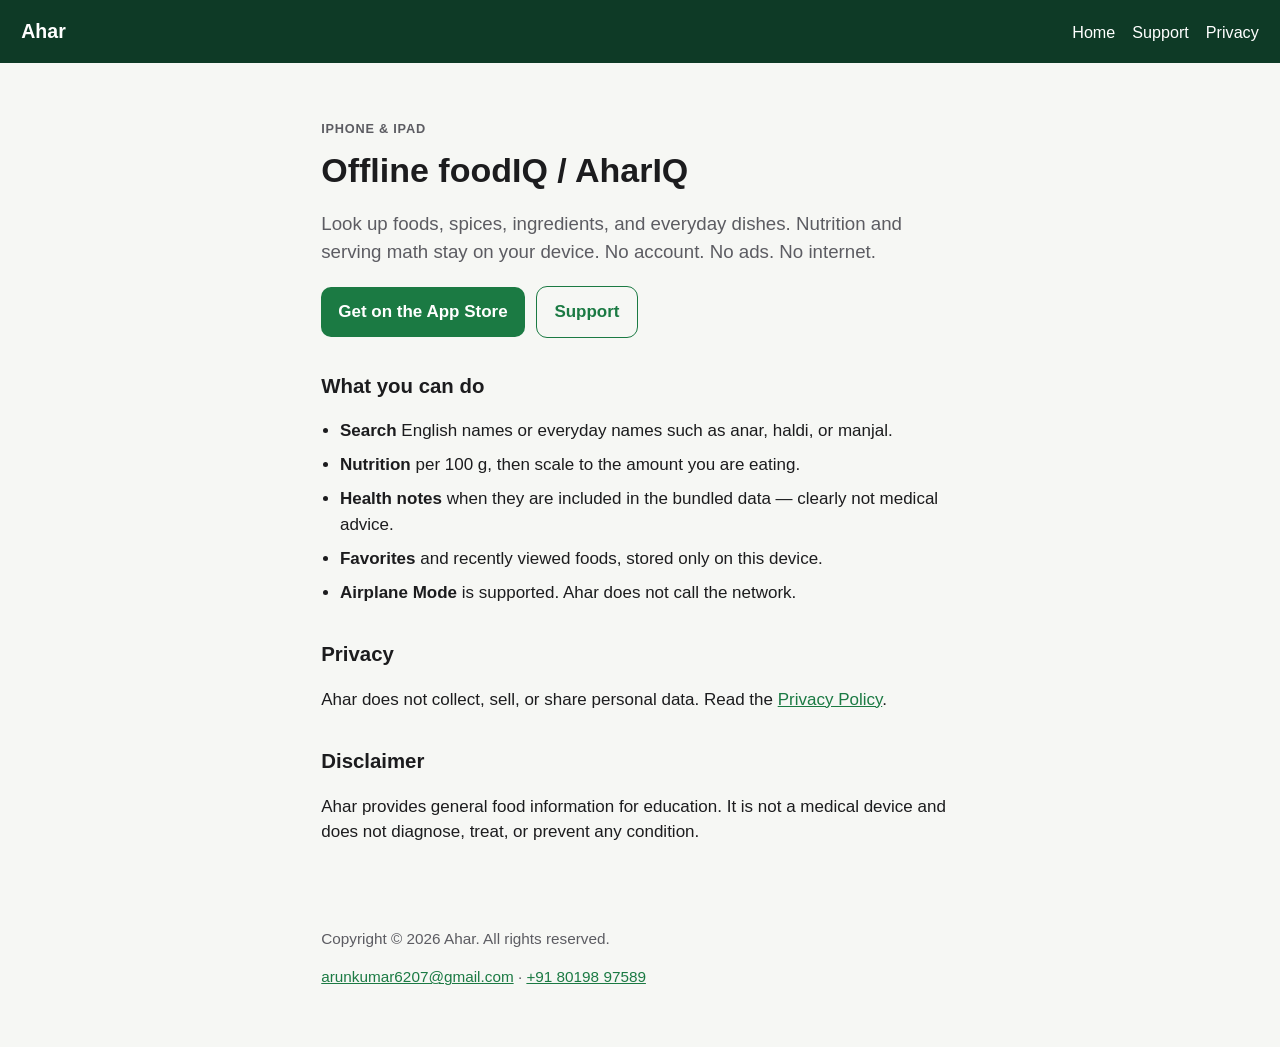
<file: docs/index.html>
<!DOCTYPE html>
<html lang="en">
<head>
  <meta charset="utf-8">
  <meta name="viewport" content="width=device-width, initial-scale=1">
  <title>Ahar — offline foodIQ / AharIQ</title>
  <meta name="description" content="Ahar is an offline foodIQ / AharIQ nutrition reference for iPhone. Search foods, view nutrition, and scale servings with no account and no internet.">
  <link rel="stylesheet" href="styles.css">
</head>
<body>
  <header class="site-header">
    <a class="brand" href="index.html">Ahar</a>
    <nav>
      <a href="index.html">Home</a>
      <a href="support.html">Support</a>
      <a href="privacy.html">Privacy</a>
    </nav>
  </header>

  <main>
    <section class="hero">
      <p class="eyebrow">iPhone &amp; iPad</p>
      <h1>Offline foodIQ / AharIQ</h1>
      <p class="lede">Look up foods, spices, ingredients, and everyday dishes. Nutrition and serving math stay on your device. No account. No ads. No internet.</p>
      <p class="cta-row">
        <a class="button" href="https://apps.apple.com/search?term=Ahar">Get on the App Store</a>
        <a class="button ghost" href="support.html">Support</a>
      </p>
    </section>

    <section>
      <h2>What you can do</h2>
      <ul class="features">
        <li><strong>Search</strong> English names or everyday names such as anar, haldi, or manjal.</li>
        <li><strong>Nutrition</strong> per 100 g, then scale to the amount you are eating.</li>
        <li><strong>Health notes</strong> when they are included in the bundled data — clearly not medical advice.</li>
        <li><strong>Favorites</strong> and recently viewed foods, stored only on this device.</li>
        <li><strong>Airplane Mode</strong> is supported. Ahar does not call the network.</li>
      </ul>
    </section>

    <section>
      <h2>Privacy</h2>
      <p>Ahar does not collect, sell, or share personal data. Read the <a href="privacy.html">Privacy Policy</a>.</p>
    </section>

    <section>
      <h2>Disclaimer</h2>
      <p>Ahar provides general food information for education. It is not a medical device and does not diagnose, treat, or prevent any condition.</p>
    </section>
  </main>

  <footer>
    <p>Copyright © 2026 Ahar. All rights reserved.</p>
    <p><a href="mailto:arunkumar6207@gmail.com">arunkumar6207@gmail.com</a> · <a href="tel:+918019897589">+91 80198 97589</a></p>
  </footer>
</body>
</html>
</file>
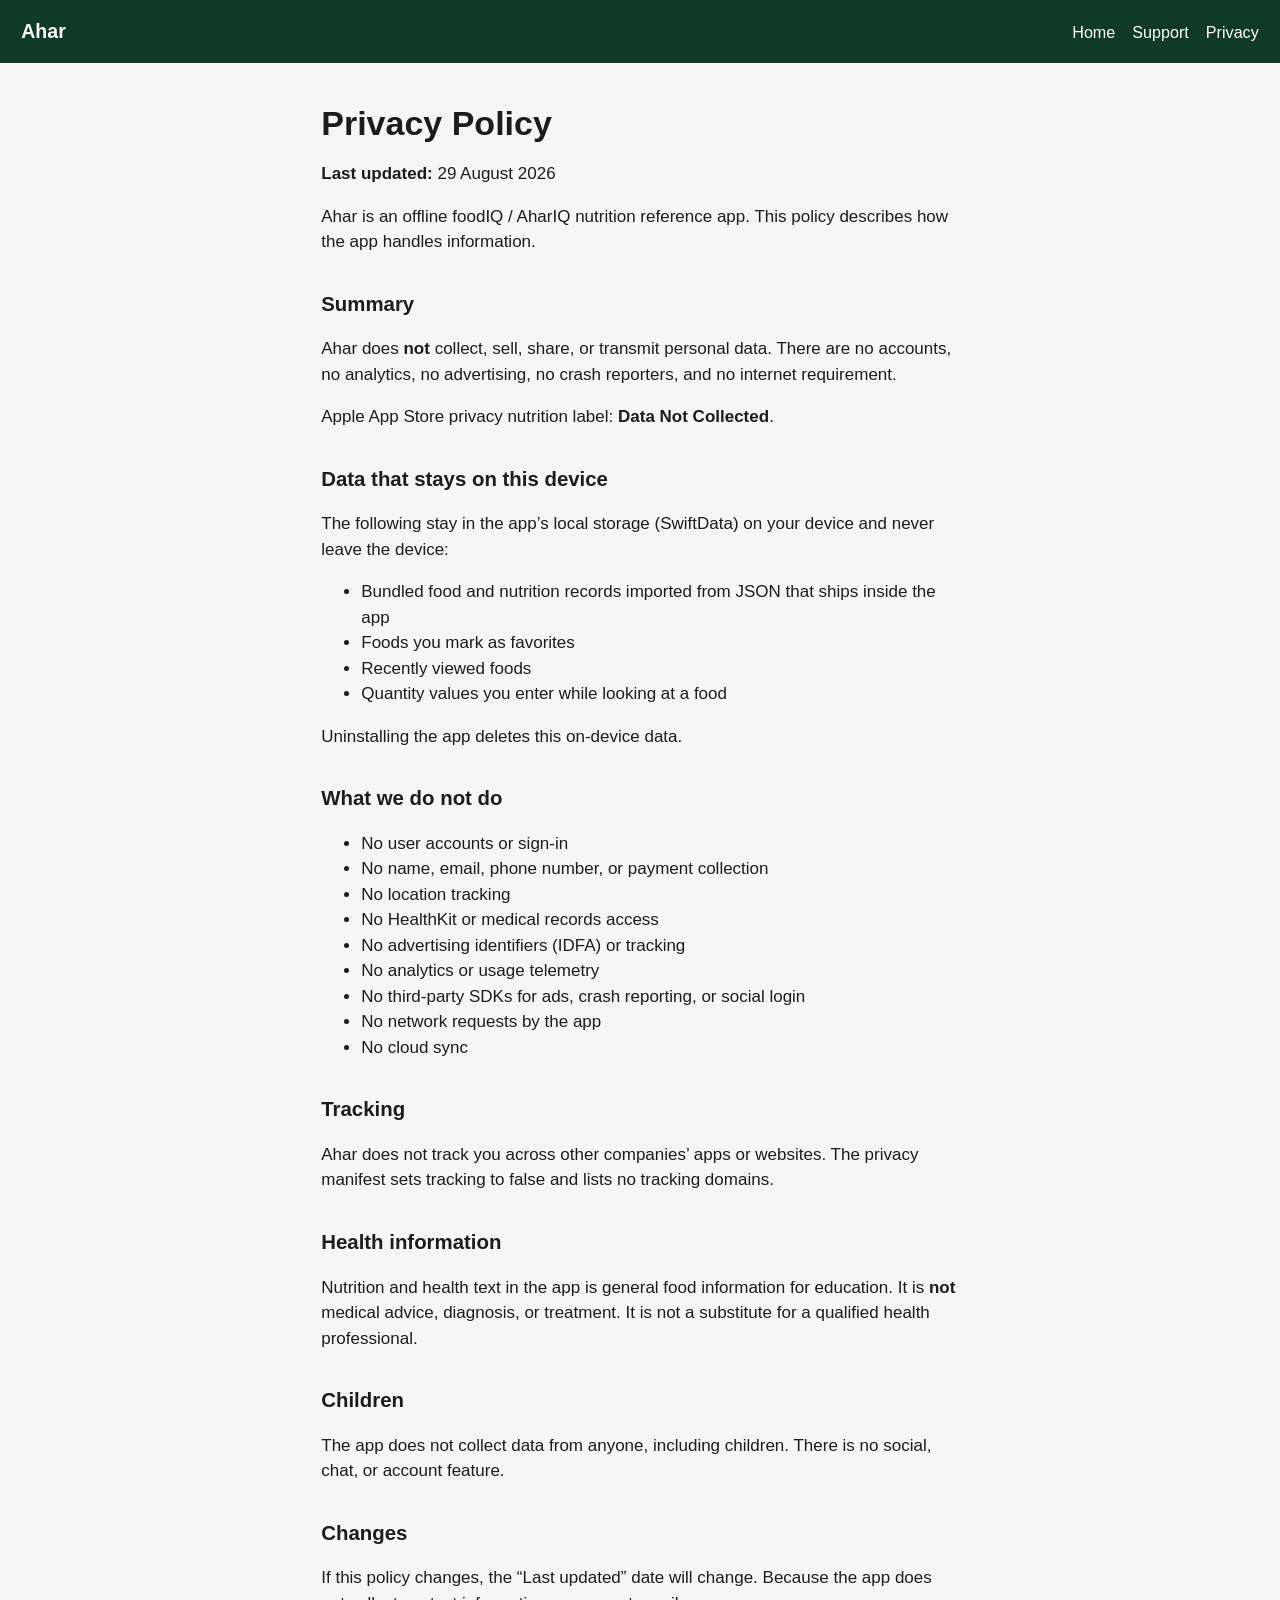
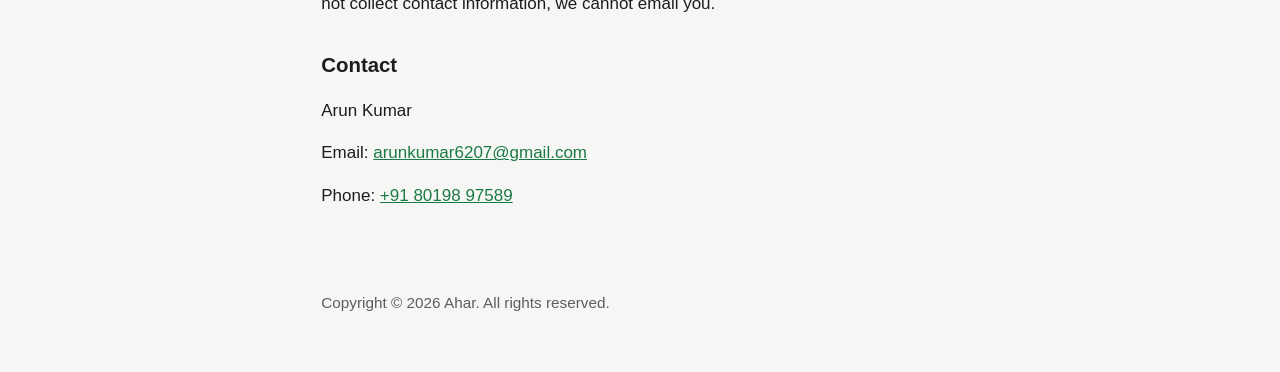
<file: docs/privacy.html>
<!DOCTYPE html>
<html lang="en">
<head>
  <meta charset="utf-8">
  <meta name="viewport" content="width=device-width, initial-scale=1">
  <title>Ahar Privacy Policy</title>
  <meta name="description" content="Privacy policy for Ahar, an offline foodIQ / AharIQ nutrition reference app. Data is not collected.">
  <link rel="stylesheet" href="styles.css">
</head>
<body>
  <header class="site-header">
    <a class="brand" href="index.html">Ahar</a>
    <nav>
      <a href="index.html">Home</a>
      <a href="support.html">Support</a>
      <a href="privacy.html">Privacy</a>
    </nav>
  </header>

  <main>
    <h1>Privacy Policy</h1>
    <p><strong>Last updated:</strong> 29 August 2026</p>
    <p>Ahar is an offline foodIQ / AharIQ nutrition reference app. This policy describes how the app handles information.</p>

    <h2>Summary</h2>
    <p>Ahar does <strong>not</strong> collect, sell, share, or transmit personal data. There are no accounts, no analytics, no advertising, no crash reporters, and no internet requirement.</p>
    <p>Apple App Store privacy nutrition label: <strong>Data Not Collected</strong>.</p>

    <h2>Data that stays on this device</h2>
    <p>The following stay in the app’s local storage (SwiftData) on your device and never leave the device:</p>
    <ul>
      <li>Bundled food and nutrition records imported from JSON that ships inside the app</li>
      <li>Foods you mark as favorites</li>
      <li>Recently viewed foods</li>
      <li>Quantity values you enter while looking at a food</li>
    </ul>
    <p>Uninstalling the app deletes this on-device data.</p>

    <h2>What we do not do</h2>
    <ul>
      <li>No user accounts or sign-in</li>
      <li>No name, email, phone number, or payment collection</li>
      <li>No location tracking</li>
      <li>No HealthKit or medical records access</li>
      <li>No advertising identifiers (IDFA) or tracking</li>
      <li>No analytics or usage telemetry</li>
      <li>No third-party SDKs for ads, crash reporting, or social login</li>
      <li>No network requests by the app</li>
      <li>No cloud sync</li>
    </ul>

    <h2>Tracking</h2>
    <p>Ahar does not track you across other companies’ apps or websites. The privacy manifest sets tracking to false and lists no tracking domains.</p>

    <h2>Health information</h2>
    <p>Nutrition and health text in the app is general food information for education. It is <strong>not</strong> medical advice, diagnosis, or treatment. It is not a substitute for a qualified health professional.</p>

    <h2>Children</h2>
    <p>The app does not collect data from anyone, including children. There is no social, chat, or account feature.</p>

    <h2>Changes</h2>
    <p>If this policy changes, the “Last updated” date will change. Because the app does not collect contact information, we cannot email you.</p>

    <h2>Contact</h2>
    <p>Arun Kumar</p>
    <p>Email: <a href="mailto:arunkumar6207@gmail.com">arunkumar6207@gmail.com</a></p>
    <p>Phone: <a href="tel:+918019897589">+91 80198 97589</a></p>
  </main>

  <footer>
    <p>Copyright © 2026 Ahar. All rights reserved.</p>
  </footer>
</body>
</html>
</file>
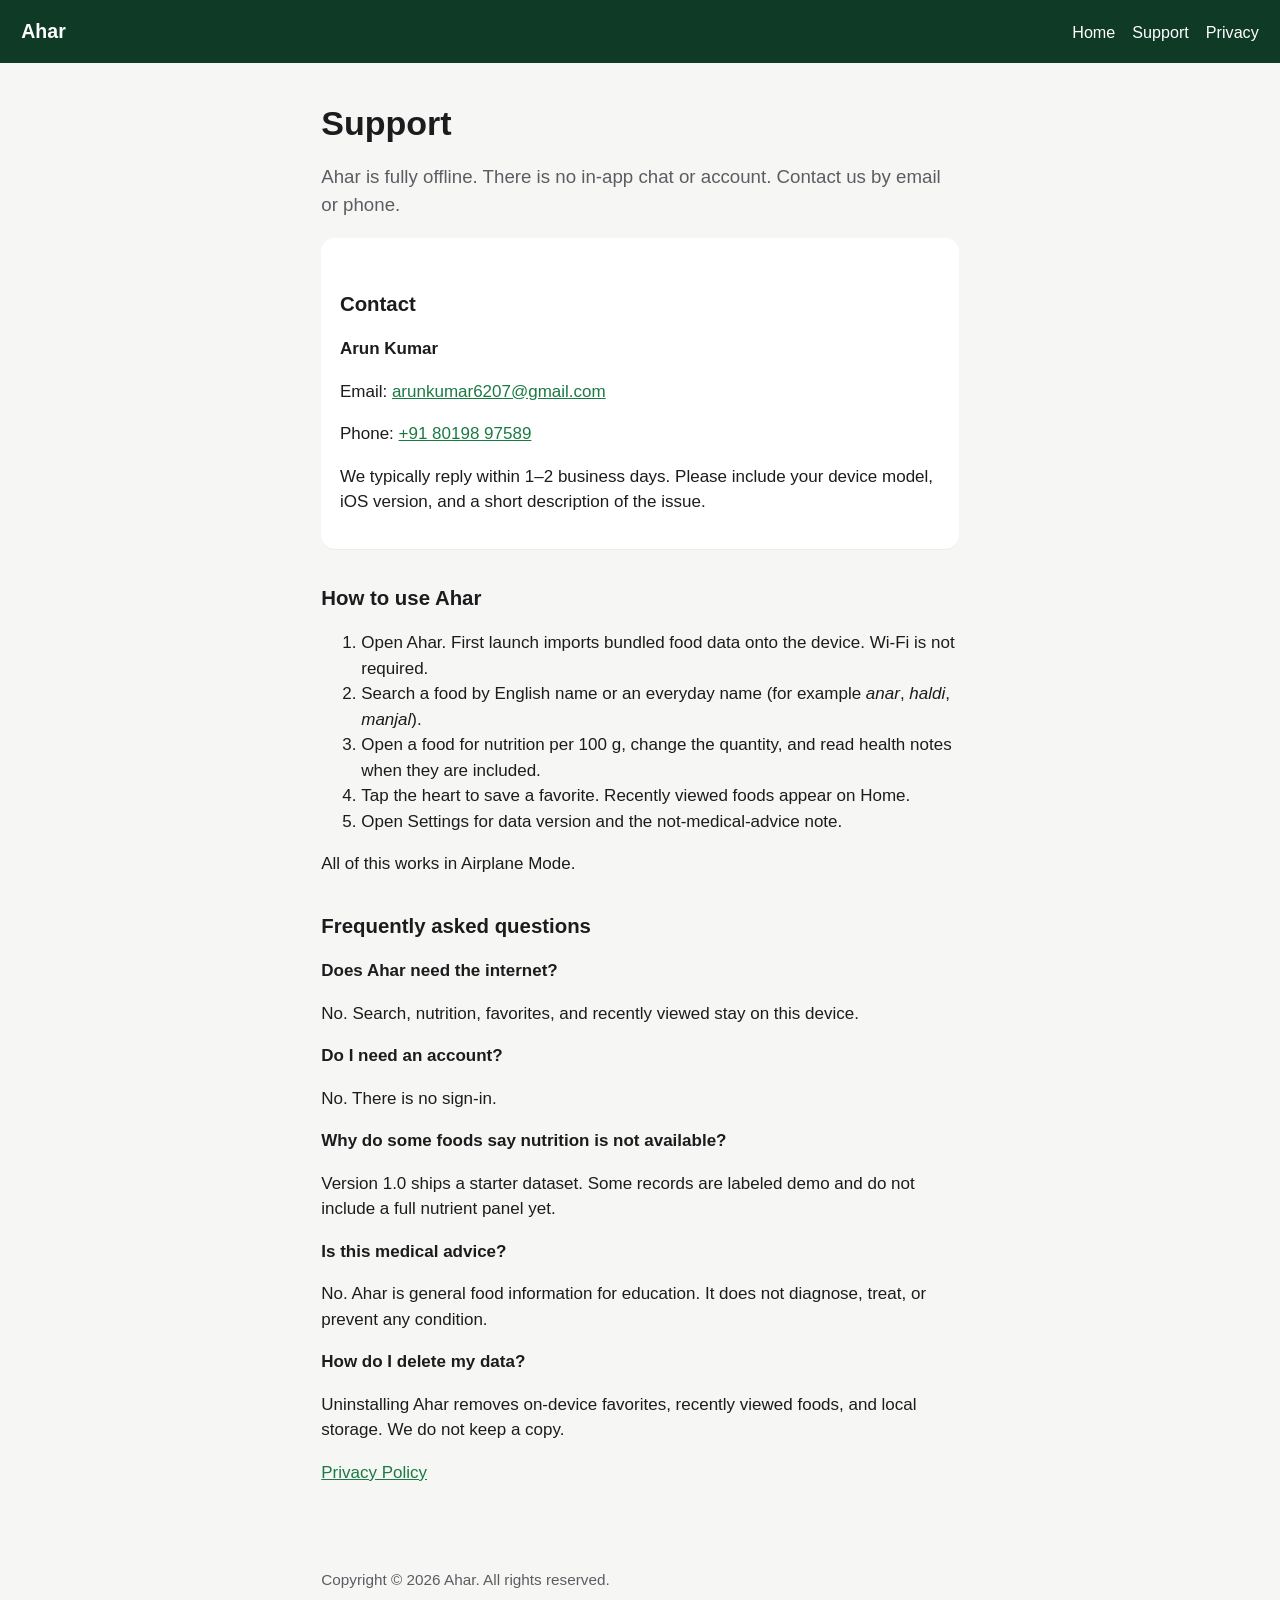
<file: docs/support.html>
<!DOCTYPE html>
<html lang="en">
<head>
  <meta charset="utf-8">
  <meta name="viewport" content="width=device-width, initial-scale=1">
  <title>Ahar Support</title>
  <meta name="description" content="Support for Ahar, the offline foodIQ / AharIQ iOS app. Email and phone contact, how to use the app, and FAQs.">
  <link rel="stylesheet" href="styles.css">
</head>
<body>
  <header class="site-header">
    <a class="brand" href="index.html">Ahar</a>
    <nav>
      <a href="index.html">Home</a>
      <a href="support.html">Support</a>
      <a href="privacy.html">Privacy</a>
    </nav>
  </header>

  <main>
    <h1>Support</h1>
    <p class="lede">Ahar is fully offline. There is no in-app chat or account. Contact us by email or phone.</p>

    <section class="card">
      <h2>Contact</h2>
      <p><strong>Arun Kumar</strong></p>
      <p>Email: <a href="mailto:arunkumar6207@gmail.com">arunkumar6207@gmail.com</a></p>
      <p>Phone: <a href="tel:+918019897589">+91 80198 97589</a></p>
      <p>We typically reply within 1–2 business days. Please include your device model, iOS version, and a short description of the issue.</p>
    </section>

    <section>
      <h2>How to use Ahar</h2>
      <ol>
        <li>Open Ahar. First launch imports bundled food data onto the device. Wi-Fi is not required.</li>
        <li>Search a food by English name or an everyday name (for example <em>anar</em>, <em>haldi</em>, <em>manjal</em>).</li>
        <li>Open a food for nutrition per 100 g, change the quantity, and read health notes when they are included.</li>
        <li>Tap the heart to save a favorite. Recently viewed foods appear on Home.</li>
        <li>Open Settings for data version and the not-medical-advice note.</li>
      </ol>
      <p>All of this works in Airplane Mode.</p>
    </section>

    <section>
      <h2>Frequently asked questions</h2>
      <h3>Does Ahar need the internet?</h3>
      <p>No. Search, nutrition, favorites, and recently viewed stay on this device.</p>
      <h3>Do I need an account?</h3>
      <p>No. There is no sign-in.</p>
      <h3>Why do some foods say nutrition is not available?</h3>
      <p>Version 1.0 ships a starter dataset. Some records are labeled demo and do not include a full nutrient panel yet.</p>
      <h3>Is this medical advice?</h3>
      <p>No. Ahar is general food information for education. It does not diagnose, treat, or prevent any condition.</p>
      <h3>How do I delete my data?</h3>
      <p>Uninstalling Ahar removes on-device favorites, recently viewed foods, and local storage. We do not keep a copy.</p>
    </section>

    <p><a href="privacy.html">Privacy Policy</a></p>
  </main>

  <footer>
    <p>Copyright © 2026 Ahar. All rights reserved.</p>
  </footer>
</body>
</html>
</file>
<file: docs/styles.css>
:root {
  --green: #1b7a43;
  --green-dark: #0e3a26;
  --text: #1c1c1e;
  --muted: #5c5c62;
  --bg: #f6f7f4;
  --card: #ffffff;
  --max: 40rem;
}

* { box-sizing: border-box; }

html, body {
  margin: 0;
  padding: 0;
  background: var(--bg);
  color: var(--text);
  font: 17px/1.5 -apple-system, BlinkMacSystemFont, "Segoe UI", Helvetica, Arial, sans-serif;
}

a { color: var(--green); }

.site-header {
  display: flex;
  justify-content: space-between;
  align-items: center;
  gap: 1rem;
  padding: 1rem 1.25rem;
  background: var(--green-dark);
  color: #fff;
}

.site-header a { color: #fff; text-decoration: none; }
.site-header nav { display: flex; gap: 1rem; font-size: 0.95rem; }
.brand { font-weight: 700; font-size: 1.15rem; }

main {
  max-width: var(--max);
  margin: 0 auto;
  padding: 2rem 1.25rem 3rem;
}

.hero { padding-top: 0.5rem; }
.eyebrow {
  text-transform: uppercase;
  letter-spacing: 0.06em;
  font-size: 0.75rem;
  color: var(--muted);
  font-weight: 600;
}
h1 { font-size: 2rem; line-height: 1.2; margin: 0.35rem 0 0.75rem; }
h2 { font-size: 1.2rem; margin-top: 2rem; }
h3 { font-size: 1rem; margin-bottom: 0.25rem; }
.lede { font-size: 1.1rem; color: var(--muted); }

.cta-row { display: flex; flex-wrap: wrap; gap: 0.75rem; margin-top: 1.25rem; }
.button {
  display: inline-block;
  background: var(--green);
  color: #fff;
  text-decoration: none;
  padding: 0.7rem 1rem;
  border-radius: 10px;
  font-weight: 600;
}
.button.ghost {
  background: transparent;
  color: var(--green);
  outline: 1px solid var(--green);
}

.features { padding-left: 1.1rem; }
.features li { margin: 0.5rem 0; }

.card {
  background: var(--card);
  border-radius: 14px;
  padding: 1rem 1.1rem;
  box-shadow: 0 1px 0 rgba(0,0,0,0.04);
}

footer {
  max-width: var(--max);
  margin: 0 auto;
  padding: 0 1.25rem 2.5rem;
  color: var(--muted);
  font-size: 0.9rem;
}
</file>
